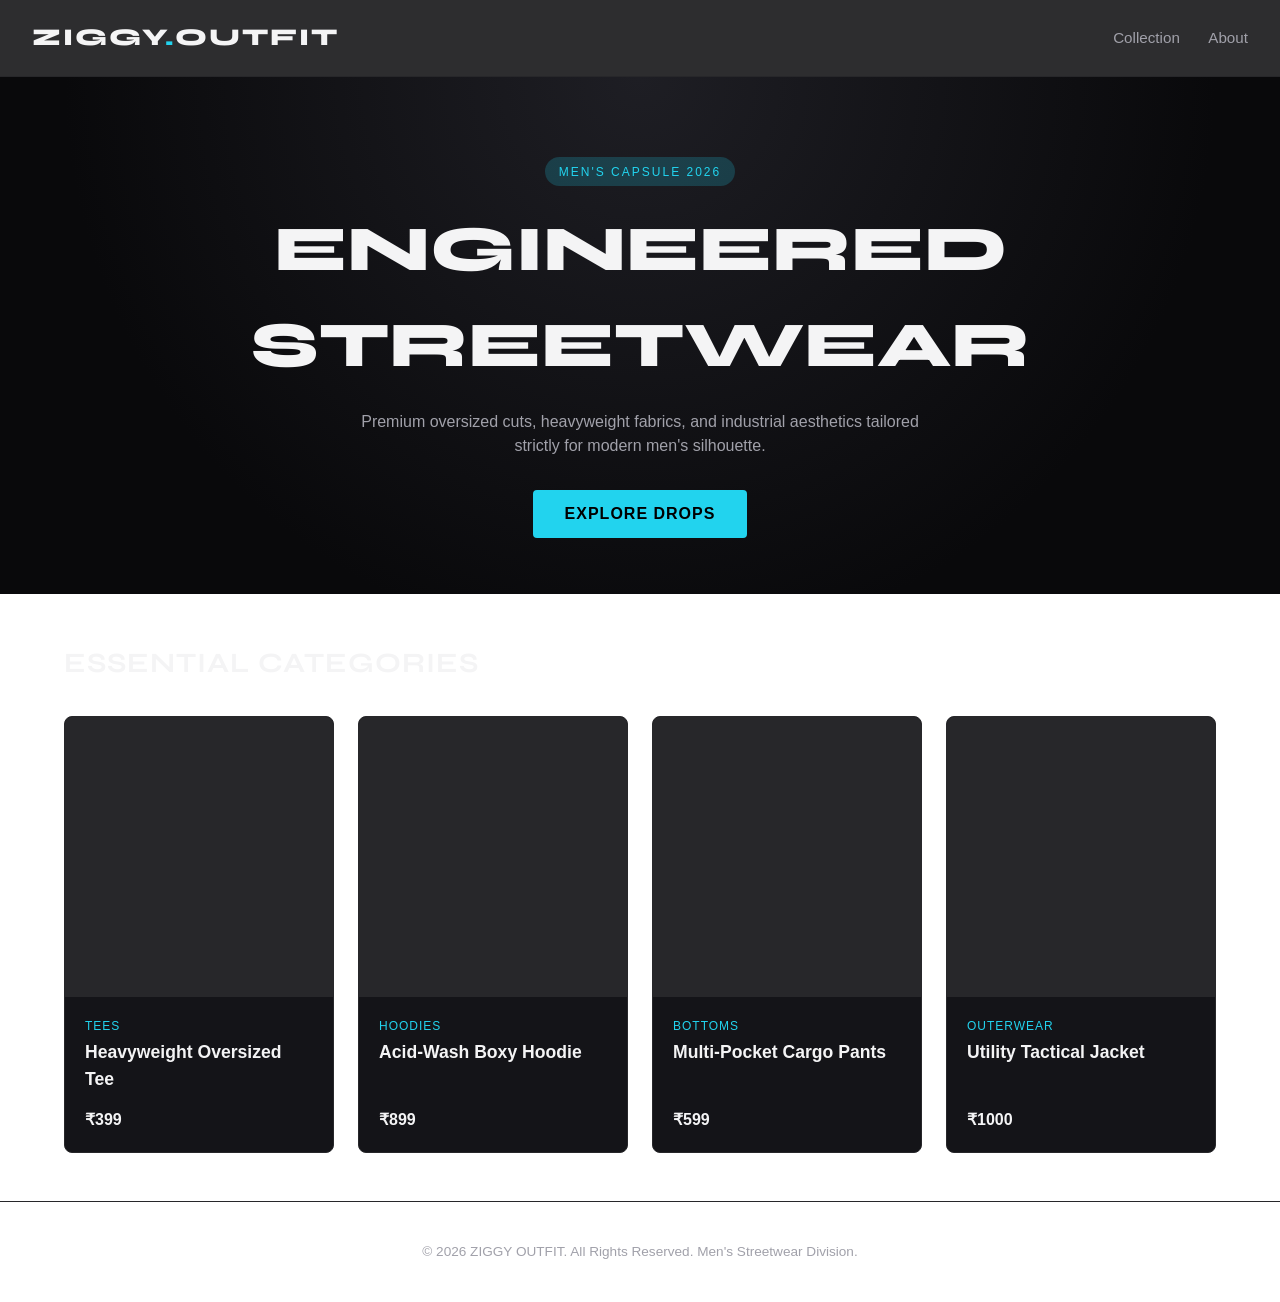
<file: index.html>
<!DOCTYPE html>
<html lang="en">
<head>
  <meta charset="UTF-8">
  <meta name="viewport" content="width=device-width, initial-scale=1.0">
  <title>ZIGGY OUTFIT | Men's Streetwear 2026</title>
  <link rel="preconnect" href="https://fonts.googleapis.com">
  <link rel="preconnect" href="https://fonts.gstatic.com" crossorigin>
  <link href="https://fonts.googleapis.com/css2?family=Space+Grotesk:wght@400;600;700&family=Syne:wght@700;800&display=swap" rel="stylesheet">
  <style>
    :root {
      --bg: #09090b;
      --card-bg: #141418;
      --border: #27272a;
      --accent: #22d3ee;
      --accent-glow: rgba(34, 211, 238, 0.2);
      --text: #f4f4f5;
      --text-muted: #a1a1aa;
    }
    * { box-sizing: border-box; margin: 0; padding: 0; }
    body {<link href="https://fonts.googleapis.com/css2?family=Permanent+Marker&family=Kaushan+Script&display=swap" rel="stylesheet"
      background-color: var(--bg);
      color: var(--text);
      font-family: '', sans-serif;
      line-height: 1.5;
    }
    header {
      display: flex;
      justify-content: space-between;
      align-items: center;
      padding: 1.25rem 2rem;
      border-bottom: 1px solid var(--border);
      position: sticky;
      top: 0;
      background: rgba(9, 9, 11, 0.85);
      backdrop-filter: blur(12px);
      z-index: 50;
    }
    .logo {
      font-family: 'Syne', sans-serif;
      font-size: 1.5rem;
      font-weight: 800;
      letter-spacing: 2px;
      color: var(--text);
      text-decoration: none;
      text-transform: uppercase;
    }
    .logo span { color: var(--accent); }
    nav a {
      color: var(--text-muted);
      text-decoration: none;
      margin-left: 1.5rem;
      font-size: 0.95rem;
      transition: color 0.2s;
    }
    nav a:hover { color: var(--accent); }
    .hero {
      text-align: center;
      padding: 5rem 1.5rem 3.5rem;
      background: radial-gradient(circle at top, #1e1e24 0%, var(--bg) 70%);
    }
    .hero-tag {
      display: inline-block;
      text-transform: uppercase;
      font-size: 0.75rem;
      letter-spacing: 2px;
      color: var(--accent);
      background: var(--accent-glow);
      padding: 0.35rem 0.85rem;
      border-radius: 9999px;
      margin-bottom: 1rem;
    }
    .hero h1 {
      font-family: 'Syne', sans-serif;
      font-size: clamp(2rem, 6vw, 4rem);
      text-transform: uppercase;
      font-weight: 800;
      margin-bottom: 1rem;
    }
    .hero p {
      max-width: 600px;
      margin: 0 auto 2rem;
      color: var(--text-muted);
      font-size: 1rem;
    }
    .btn {
      display: inline-block;
      padding: 0.75rem 2rem;
      background: var(--accent);
      color: #000;
      font-weight: 700;
      text-decoration: none;
      border-radius: 4px;
      letter-spacing: 1px;
      text-transform: uppercase;
      transition: opacity 0.2s;
    }
    .btn:hover { opacity: 0.9; }
    .container {
      max-width: 1200px;
      margin: 0 auto;
      padding: 3rem 1.5rem;
    }
    .section-title {
      font-family: 'Syne', sans-serif;
      font-size: 1.75rem;
      margin-bottom: 2rem;
      text-transform: uppercase;
      letter-spacing: 1px;
    }
    .grid {
      display: grid;
      grid-template-columns: repeat(auto-fit, minmax(250px, 1fr));
      gap: 1.5rem;
    }
    .card {
      background: var(--card-bg);
      border: 1px solid var(--border);
      border-radius: 8px;
      overflow: hidden;
      display: flex;
      flex-direction: column;
    }
    .card-thumb {
      height: 280px;
      background-size: cover;
      background-position: center;
      background-color: #27272a;
    }
    .card-body {
      padding: 1.25rem;
      display: flex;
      flex-direction: column;
      flex-grow: 1;
    }
    .card-category {
      font-size: 0.75rem;
      color: var(--accent);
      text-transform: uppercase;
      letter-spacing: 1px;
      margin-bottom: 0.25rem;
    }
    .card-title {
      font-size: 1.1rem;
      margin-bottom: 0.5rem;
      font-weight: 600;
    }
    .card-price {
      font-weight: 700;
      margin-top: auto;
      padding-top: 0.5rem;
    }
    footer {
      border-top: 1px solid var(--border);
      padding: 2.5rem 1.5rem;
      text-align: center;
      color: var(--text-muted);
      font-size: 0.85rem;
    }
  </style>
</head>
<body>

  <header>
    <a href="#" class="logo">ZIGGY<span>.</span>OUTFIT</a>
    <nav>
      <a href="#collection">Collection</a>
      <a href="#about">About</a>
    </nav>
  </header>

  <section class="hero">
    <div class="hero-tag">Men's Capsule 2026</div>
    <h1>Engineered Streetwear</h1>
    <p>Premium oversized cuts, heavyweight fabrics, and industrial aesthetics tailored strictly for modern men's silhouette.</p>
    <a href="#collection" class="btn">Explore Drops</a>
  </section>

  <main class="container" id="collection">
    <h2 class="section-title">Essential Categories</h2>
    <div class="grid">

      <div class="card">
        <div class="card-thumb" style="background-image: url('https://images.unsplash.com/photo-1521572267360-ee0c2909d518?w=800&auto=format&fit=crop');"></div>
        <div class="card-body">
          <span class="card-category">Tees</span>
          <h3 class="card-title">Heavyweight Oversized Tee</h3>
          <p class="card-price">₹399</p>
        </div>
      </div>

      <div class="card">
        <div class="card-thumb" style="background-image: url('https://images.unsplash.com/photo-1556905055-8f358a7a47b2?w=800&auto=format&fit=crop');"></div>
        <div class="card-body">
          <span class="card-category">Hoodies</span>
          <h3 class="card-title">Acid-Wash Boxy Hoodie</h3>
          <p class="card-price">₹899</p>
        </div>
      </div>

      <div class="card">
        <div class="card-thumb" style="background-image: url('https://images.unsplash.com/photo-1624378439575-d8705ad7ae80?w=800&auto=format&fit=crop');"></div>
        <div class="card-body">
          <span class="card-category">Bottoms</span>
          <h3 class="card-title">Multi-Pocket Cargo Pants</h3>
          <p class="card-price">₹599</p>
        </div>
      </div>

      <div class="card">
        <div class="card-thumb" style="background-image: url('https://images.unsplash.com/photo-1548883354-7622d03aca27?w=800&auto=format&fit=crop');"></div>
        <div class="card-body">
          <span class="card-category">Outerwear</span>
          <h3 class="card-title">Utility Tactical Jacket</h3>
          <p class="card-price">₹1000</p>
        </div>
      </div>

    </div>
  </main>

  <footer id="about">
    <p>&copy; 2026 ZIGGY OUTFIT. All Rights Reserved. Men's Streetwear Division.</p>
  </footer>

</body>
</html>
</file>
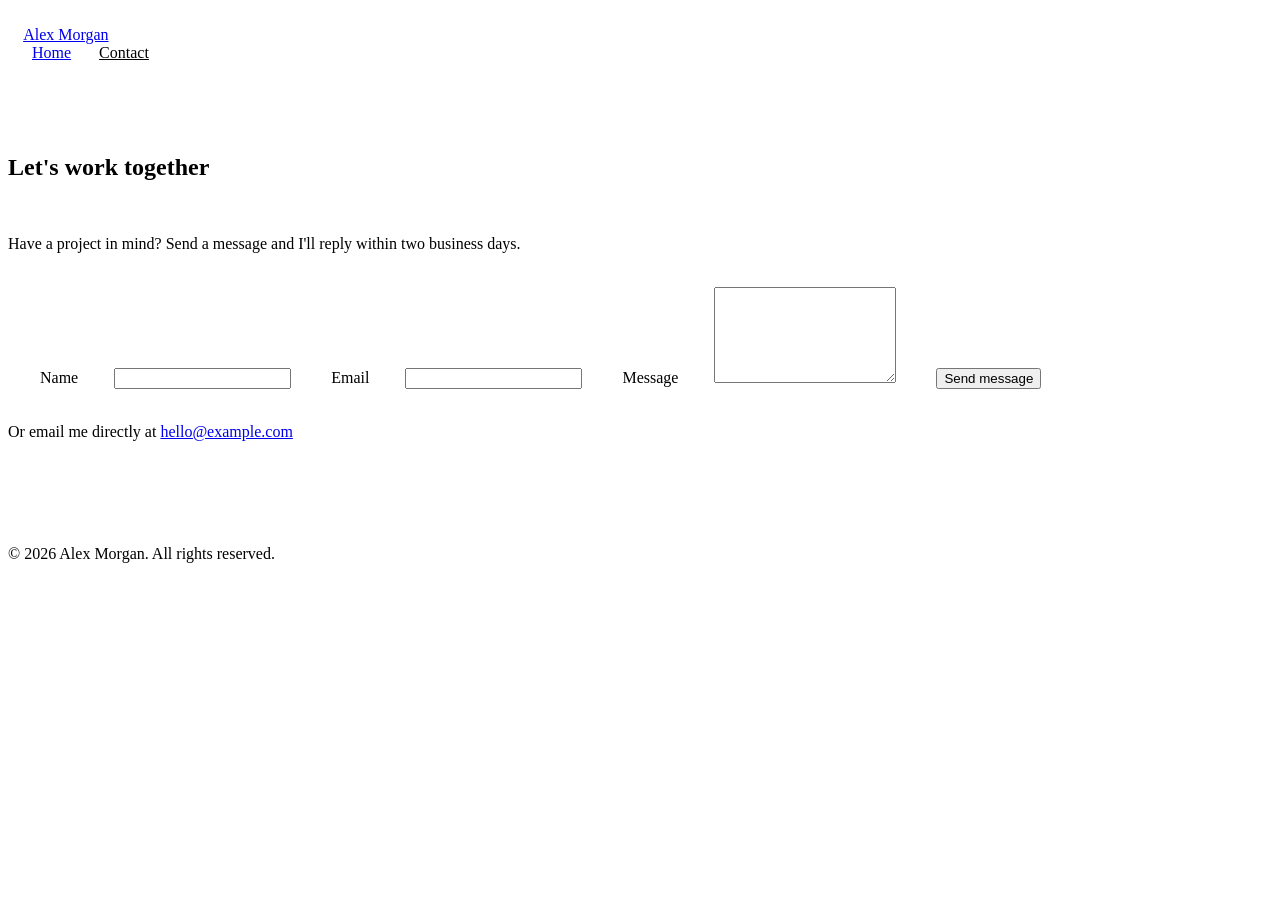
<file: contact.html>
<!DOCTYPE html>
‎<html lang="en">
‎<head>
‎  <meta charset="UTF-8">
‎  <meta name="viewport" content="width=device-width, initial-scale=1.0">
‎  <title>Contact | Alex Morgan</title>
‎  <link rel="stylesheet" href="style.css">
‎</head>
‎<body>
‎  <header class="site-header">
‎    <a class="logo" href="index.html">Alex Morgan</a>
‎    <nav>
‎      <a href="index.html">Home</a>
‎      <a href="contact.html" class="active">Contact</a>
‎    </nav>
‎  </header>
‎
‎  <main>
‎    <section class="section narrow">
‎      <h1>Let's work together</h1>
‎      <p class="lead">Have a project in mind? Send a message and I'll reply within two business days.</p>
‎
‎      <form class="form" action="#" method="post">
‎        <label for="name">Name</label>
‎        <input type="text" id="name" name="name" required>
‎
‎        <label for="email">Email</label>
‎        <input type="email" id="email" name="email" required>
‎
‎        <label for="message">Message</label>
‎        <textarea id="message" name="message" rows="6" required></textarea>
‎
‎        <button type="submit" class="btn">Send message</button>
‎      </form>
‎
‎      <p class="alt">Or email me directly at <a href="mailto:hello@example.com">hello@example.com</a></p>
‎    </section>
‎  </main>
‎
‎  <footer class="site-footer">
‎    <p>&copy; 2026 Alex Morgan. All rights reserved.</p>
‎  </footer>
‎</body>
‎</html>
‎
</file>
<file: style.css>
‎:root {
‎  --bg: #fafafa;
‎  --text: #1f2430;
‎  --muted: #5d6475;
‎  --accent: #6c63ff;
‎  --card: #ffffff;
‎  --border: #e6e8ee;
‎}
‎
‎* { box-sizing: border-box; margin: 0; padding: 0; }
‎
‎body {
‎  font-family: system-ui, -apple-system, "Segoe UI", Roboto, sans-serif;
‎  background: var(--bg);
‎  color: var(--text);
‎  line-height: 1.6;
‎}
‎
‎a { color: var(--accent); }
‎
‎/* Header */
‎.site-header {
‎  display: flex;
‎  justify-content: space-between;
‎  align-items: center;
‎  padding: 1rem 1.5rem;
‎  background: var(--card);
‎  border-bottom: 1px solid var(--border);
‎  position: sticky;
‎  top: 0;
‎}
‎.logo { font-weight: 700; font-size: 1.15rem; color: var(--text); text-decoration: none; }
‎nav a { margin-left: 1.25rem; text-decoration: none; color: var(--muted); font-weight: 500; }
‎nav a:hover, nav a.active { color: var(--accent); }
‎
‎/* Layout */
‎.section { max-width: 960px; margin: 0 auto; padding: 3rem 1.5rem; }
‎.narrow { max-width: 600px; }
‎h1 { font-size: clamp(2rem, 5vw, 3rem); line-height: 1.2; margin-bottom: 1rem; }
‎h2 { font-size: 1.6rem; margin-bottom: 1.5rem; }
‎.lead { color: var(--muted); font-size: 1.1rem; margin-bottom: 1.5rem; }
‎
‎/* Hero */
‎.hero { max-width: 760px; margin: 0 auto; padding: 5rem 1.5rem 3rem; text-align: center; }
‎.eyebrow { text-transform: uppercase; letter-spacing: .1em; font-size: .8rem; color: var(--accent); font-weight: 600; margin-bottom: .75rem; }
‎
‎/* Button */
‎.btn {
‎  display: inline-block;
‎  background: var(--accent);
‎  color: #fff;
‎  padding: .75rem 1.5rem;
‎  border: none;
‎  border-radius: 8px;
‎  font-size: 1rem;
‎  font-weight: 600;
‎  text-decoration: none;
‎  cursor: pointer;
‎}
‎.btn:hover { opacity: .9; }
‎
‎/* Cards */
‎.grid { display: grid; gap: 1.5rem; grid-template-columns: repeat(auto-fit, minmax(250px, 1fr)); }
‎.card { background: var(--card); border: 1px solid var(--border); border-radius: 12px; padding: 1rem; }
‎.card h3 { margin: .75rem 0 .25rem; }
‎.card p { color: var(--muted); font-size: .95rem; }
‎.thumb { height: 140px; border-radius: 8px; background: linear-gradient(135deg, var(--c1), var(--c2)); }
‎
‎/* About */
‎.skills { list-style: none; display: flex; flex-wrap: wrap; gap: .5rem; margin-top: 1rem; }
‎.skills li { background: #ecebff; color: var(--accent); padding: .3rem .8rem; border-radius: 999px; font-size: .9rem; font-weight: 500; }
‎
‎/* Form */
‎.form { display: flex; flex-direction: column; gap: .5rem; margin-top: 1rem; }
‎.form label { font-weight: 600; margin-top: .5rem; }
‎.form input, .form textarea {
‎  padding: .75rem;
‎  border: 1px solid var(--border);
‎  border-radius: 8px;
‎  font: inherit;
‎  background: var(--card);
‎}
‎.form input:focus, .form textarea:focus { outline: 2px solid var(--accent); border-color: transparent; }
‎.form .btn { margin-top: 1rem; align-self: flex-start; }
‎.alt { margin-top: 2rem; color: var(--muted); }
‎
‎/* Footer */
‎.site-footer { text-align: center; padding: 2rem 1rem; color: var(--muted); font-size: .9rem; border-top: 1px solid var(--border); }
‎
</file>
